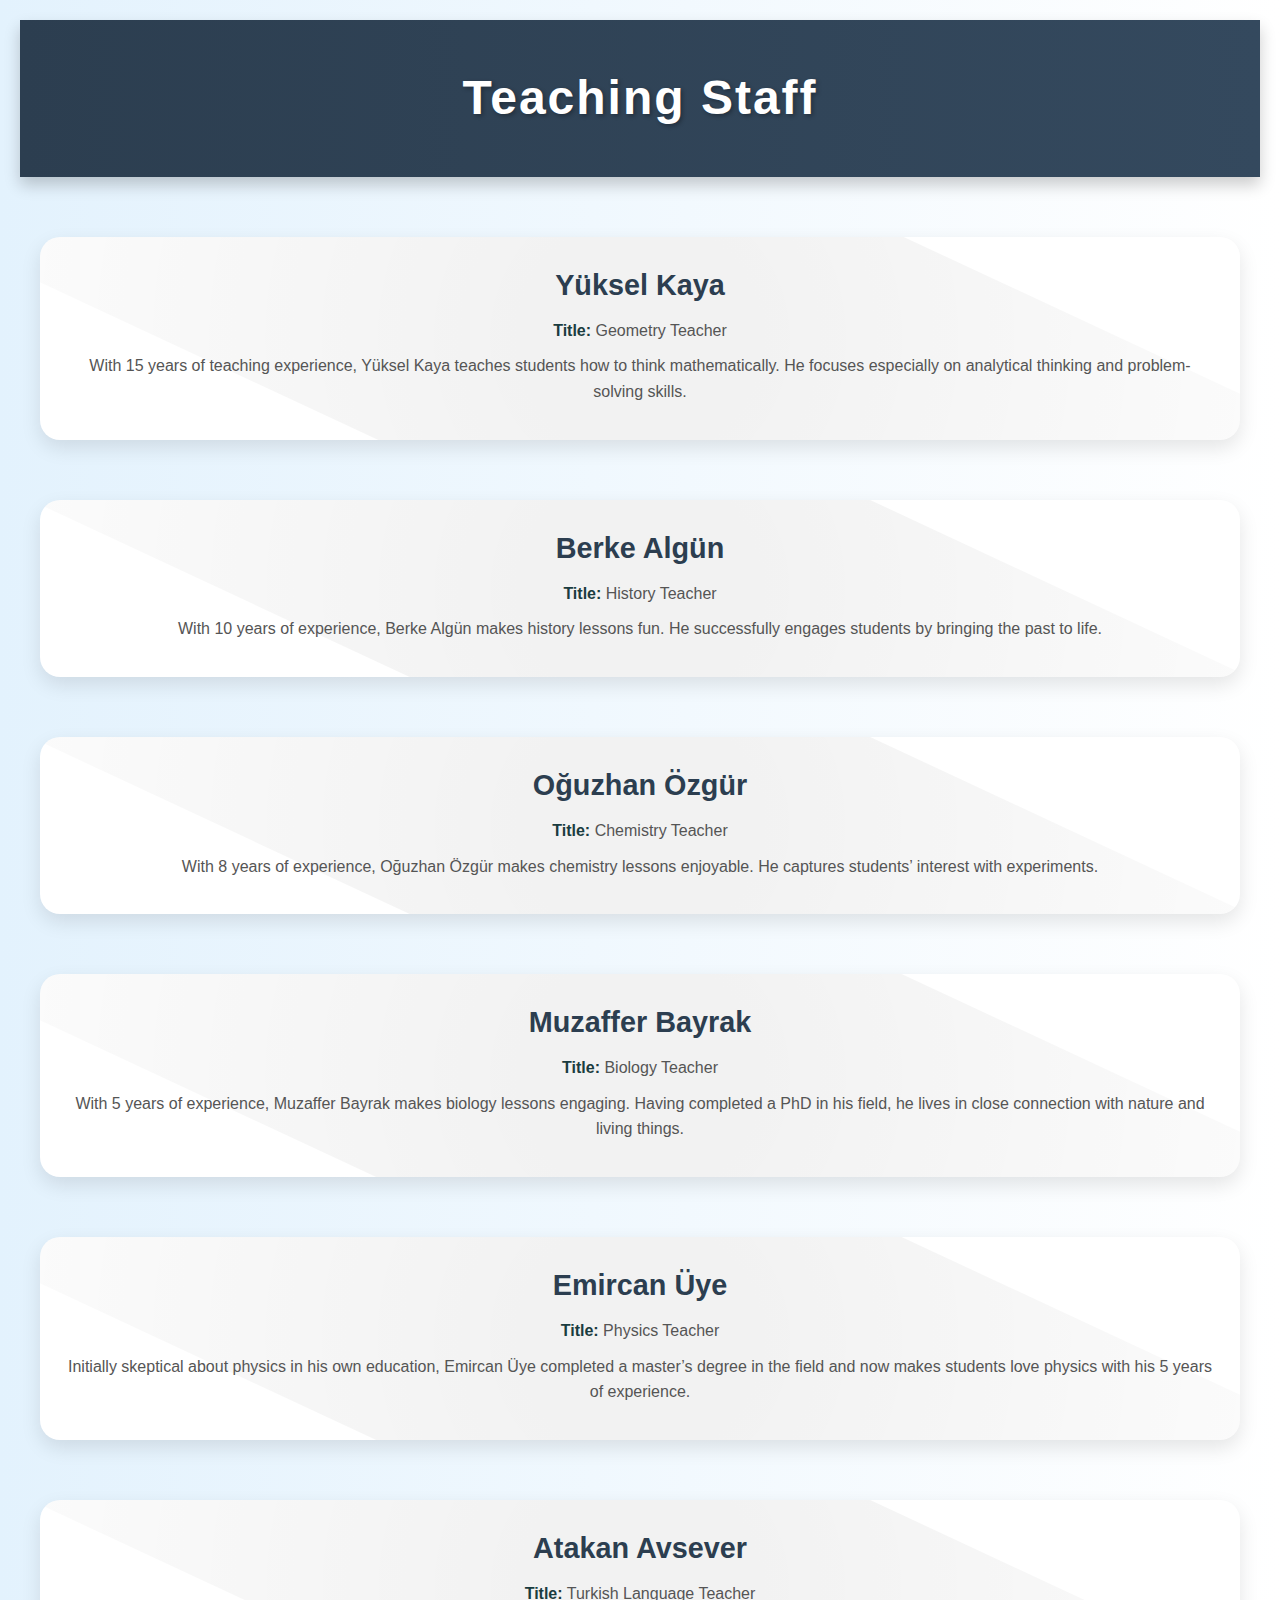
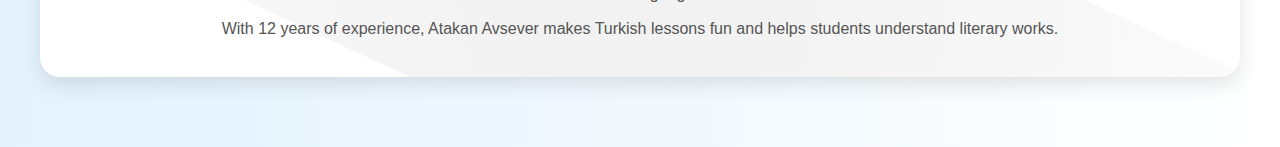
<file: egitim-kadrosu.html>
<!DOCTYPE html>
<html lang="en">
<head>
    <meta charset="UTF-8">
    <meta name="viewport" content="width=device-width, initial-scale=1.0">
    <title>Teaching Staff</title>
    <link rel="stylesheet" href="egitim-kadrosu.css">
</head>
<body>
    <header>
        <h1>Teaching Staff</h1>
    </header>    

    <section class="kadro">
        <div class="kadro-uyesi">
            <h2>Yüksel Kaya</h2>
            <p><strong>Title:</strong> Geometry Teacher</p>
            <p>With 15 years of teaching experience, Yüksel Kaya teaches students how to think mathematically. He focuses especially on analytical thinking and problem-solving skills.</p> 
        </div>

        <div class="kadro-uyesi">
            <h2>Berke Algün</h2>
            <p><strong>Title:</strong> History Teacher</p>
            <p>With 10 years of experience, Berke Algün makes history lessons fun. He successfully engages students by bringing the past to life.</p>
        </div>

        <div class="kadro-uyesi">
            <h2>Oğuzhan Özgür</h2>
            <p><strong>Title:</strong> Chemistry Teacher</p>
            <p>With 8 years of experience, Oğuzhan Özgür makes chemistry lessons enjoyable. He captures students’ interest with experiments.</p>
        </div>

        <div class="kadro-uyesi">
            <h2>Muzaffer Bayrak</h2>
            <p><strong>Title:</strong> Biology Teacher</p>
            <p>With 5 years of experience, Muzaffer Bayrak makes biology lessons engaging. Having completed a PhD in his field, he lives in close connection with nature and living things.</p>
        </div>
    
        <div class="kadro-uyesi">
            <h2>Emircan Üye</h2>
            <p><strong>Title:</strong> Physics Teacher</p>
            <p>Initially skeptical about physics in his own education, Emircan Üye completed a master’s degree in the field and now makes students love physics with his 5 years of experience.</p>
        </div>

        <div class="kadro-uyesi">
            <h2>Atakan Avsever</h2>
            <p><strong>Title:</strong> Turkish Language Teacher</p>
            <p>With 12 years of experience, Atakan Avsever makes Turkish lessons fun and helps students understand literary works.</p>
        </div>
    </section>
</body>
</html>
</file>
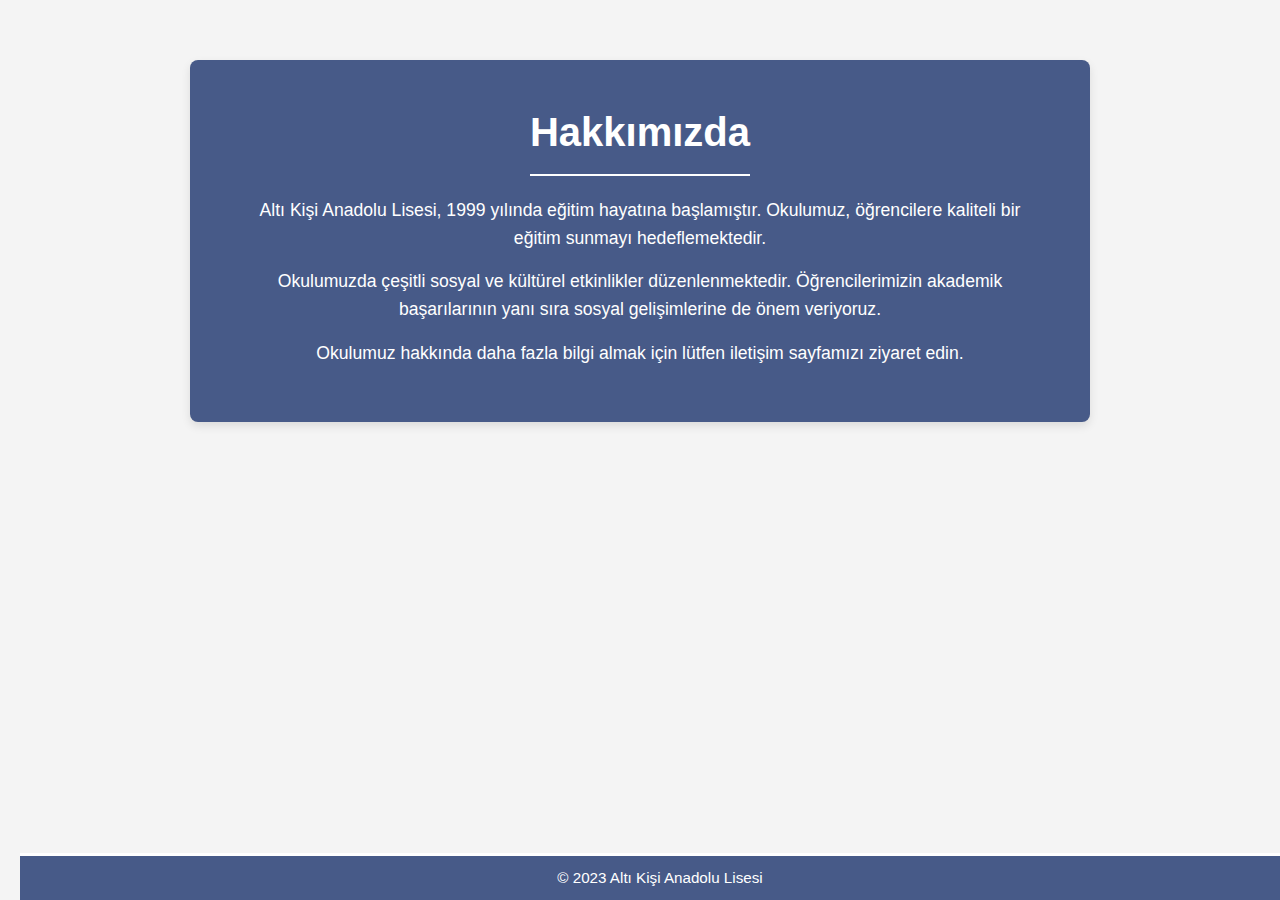
<file: hakkimizda.html>
<!DOCTYPE html>
<html lang="en">
<head>
    <meta charset="UTF-8">
    <meta name="viewport" content="width=device-width, initial-scale=1.0">
    <title>Document</title>
    <link rel="stylesheet" href="hakkimizda.css">
</head>
<body>
<header>
    <h1>Hakkımızda</h1>
    <p>Altı Kişi Anadolu Lisesi, 1999 yılında eğitim hayatına başlamıştır. Okulumuz, öğrencilere kaliteli bir eğitim sunmayı hedeflemektedir.</p>
    <p>Okulumuzda çeşitli sosyal ve kültürel etkinlikler düzenlenmektedir. Öğrencilerimizin akademik başarılarının yanı sıra sosyal gelişimlerine de önem veriyoruz.</p>
    <p>Okulumuz hakkında daha fazla bilgi almak için lütfen iletişim sayfamızı ziyaret edin.</p>
</header>
    <footer>
        <p>&copy; 2023 Altı Kişi Anadolu Lisesi</p>
    </footer>
</body>
</html>
</file>
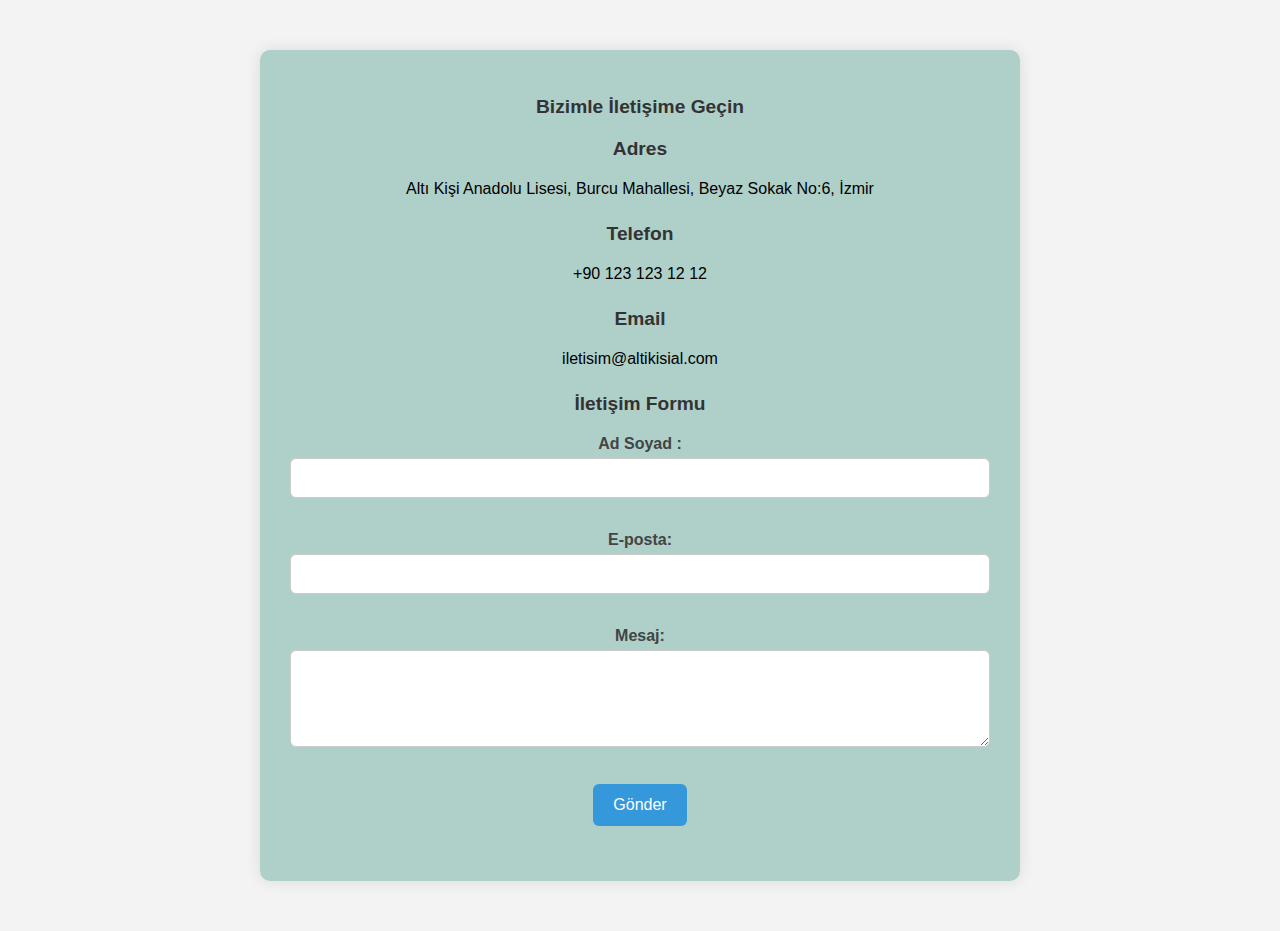
<file: iletisim.html>
<!DOCTYPE html>
<html lang="en">
<head>
    <meta charset="UTF-8">
    <meta name="viewport" content="width=device-width, initial-scale=1.0">
    <title>Document</title>
    <link rel="stylesheet" href="iletisim.css">
</head>
<body>
    <main>
     <h2>Bizimle İletişime Geçin</h2>

    <section>
    <h3>Adres</h3>
    <p>Altı Kişi Anadolu Lisesi, Burcu Mahallesi, Beyaz Sokak No:6, İzmir</p>
    </section>

    <section>
    <h3>Telefon</h3>
    <p>+90 123 123 12 12</p>
    </section>

    <section>
    <h3>Email</h3>
    <p>iletisim@altikisial.com</p>
    </section>

    <section>
    <h3>İletişim Formu</h3>
    <form action="send.message.php" method="post">
        <label for ="ad-soyad" > Ad Soyad :</label>
        <input type="text" id="ad-soyad" name="ad-soyad" required><br><br>
        <label for="email">E-posta:</label>
        <input type="email" id="email" name="email" required><br><br>
        <label for="mesaj">Mesaj:</label>
        <textarea id="mesaj" name="mesaj" rows="5" cols="30" required></textarea><br><br>
        <button type="submit">Gönder</button>
    </form>
    </section>
    </main>
</body>
</html>
</file>
<file: egitim-kadrosu.css>
* {
    margin: 0;
    padding: 0;
    box-sizing: border-box;
}

body {
    font-family: 'Segoe UI', Tahoma, Geneva, Verdana, sans-serif;
    background: linear-gradient(to right, #e3f2fd, #ffffff);
    color: #333;
    padding: 20px;
    line-height: 1.6;
}

header {
    text-align: center;
    background: linear-gradient(to right, #2C3E50, #34495E);
    color: white;
    padding: 40px 20px;
    margin-bottom: 40px;
    box-shadow: 0 8px 15px rgba(0, 0, 0, 0.2);
}

header h1 {
    font-size: 3em;
    letter-spacing: 2px;
    text-shadow: 2px 2px 4px rgba(0,0,0,0.3);
}

/*egitimkadrosu*/
.kadro {
    display: flex;
    flex-wrap: wrap;
    gap: 30px;
    justify-content: center;
}

/*kart */
.kadro-uyesi {
    background: white;
    border-radius: 20px;
    box-shadow: 0 8px 20px rgba(0, 0, 0, 0.1);
    width: 300px;
    text-align: center;
    padding: 25px;
    transition: all 0.4s ease;
    position: relative;
    overflow: hidden;
}

.kadro-uyesi:hover {
    transform: scale(1.05);
    box-shadow: 0 10px 25px rgba(0, 0, 0, 0.3);
    background: linear-gradient(to top, #bedad4, #f0ffff);
}

.kadro-uyesi::before {
    content: '';
    position: absolute;
    top: -50%;
    left: -50%;
    width: 200%;
    height: 200%;
    background: radial-gradient(circle, rgba(0,0,0,0.05) 10%, transparent 70%);
    transform: rotate(25deg);
    z-index: 0;
}

.kadro-uyesi img {
    width: 120px;
    height: 120px;
    border-radius: 50%;
    object-fit: cover;
    margin-bottom: 15px;
    border: 4px solid #2C3E50;
    transition: transform 0.4s;
}

.kadro-uyesi:hover img {
    transform: rotate(5deg) scale(1.1);
}

.kadro-uyesi h2 {
    font-size: 1.8em;
    color: #2C3E50;
    margin-bottom: 10px;
    z-index: 1;
    position: relative;
}

.kadro-uyesi p {
    font-size: 1em;
    color: #555;
    margin-bottom: 10px;
    z-index: 1;
    position: relative;
}

.kadro-uyesi strong {
    color: #1a3c40;
    font-weight: bold;
}


footer {
    background: #2C3E50;
    color: white;
    text-align: center;
    padding: 20px;
    margin-top: 60px;
    font-size: 0.95em;
    box-shadow: 0 -4px 10px rgba(0, 0, 0, 0.1);
}

/*responsive*/
@media (max-width: 768px) {
    header h1 {
        font-size: 2.2em;
    }

    .kadro-uyesi {
        width: 90%;
        max-width: 340px;
    }
}

@media (max-width: 480px) {
    header h1 {
        font-size: 1.8em;
    }

    .kadro-uyesi h2 {
        font-size: 1.5em;
    }

    .kadro-uyesi p {
        font-size: 0.9em;
    }
}

.kadro {
    column-count: 2;
    column-gap: 30px;
    padding: 20px;
}

.kadro-uyesi {
    display: inline-block;
    width: 100%;
    margin: 0 0 30px;
}
</file>
<file: hakkimizda.css>
* {
    margin: 0;
    padding: 0;
    box-sizing: border-box;
}


body {
    font-family: 'Arial', sans-serif;
    background-color: #f4f4f4;
    line-height: 1.6;
    color: #333;
    padding: 20px;
}


header {
    background: rgb(71, 90, 136); 
    color: white;
    padding: 40px 20px;
    border-radius: 8px;
    box-shadow: 0 4px 10px rgba(0,0,0,0.1);
    text-align: center;
    max-width: 900px;
    margin: 40px auto; 
}


header h1 {
    font-size: 2.5em;
    margin-bottom: 20px;
    border-bottom: 2px solid white;
    display: inline-block;
    padding-bottom: 10px;
}

/*paragraf*/
header p {
    font-size: 1.1em;
    margin-bottom: 15px;
    max-width: 800px;
    margin-left: auto;
    margin-right: auto;
}

/*footer*/
footer {
    background: rgb(71, 90, 136);
    color: white;
    text-align: center;
    padding: 15px;
    margin-top: 50px;
    border-top: 3px solid #fff;
    font-size: 0.95em;
}


footer {
    background: rgb(71, 90, 136);
    color: white;
    text-align: center;
    padding: 10px;
    position: absolute;
    bottom: 0;
    width: 100%;
}

footer p {
    font-size: 1em;
}

/*responsive*/
@media (max-width: 768px) {
    header h1 {
        font-size: 2em;
    }

    header p {
        font-size: 1em;
    }

    footer {
        font-size: 0.85em;
    }
}
</file>
<file: iletisim.css>
body {
    font-family: Arial, sans-serif;
    background-color: #f3f3f3;
    margin: 0;
    padding: 0;
    text-align: center;
}

main {
    max-width: 700px;
    margin: 50px auto;
    background-color: #afcfc9;
    padding: 30px;
    border-radius: 10px;
    box-shadow: 0 0 15px rgba(0,0,0,0.1);
}

h2, h3 {
    color: #333;
    margin-bottom: 20px;
    font-size: larger;
}

section {
    margin-bottom: 25px;
}

label {
    display: block;
    margin-bottom: 5px;
    font-weight: bold;
    color: #444;
}

input, textarea {
    width: 100%;
    padding: 10px;
    border: 1px solid #ccc;
    border-radius: 6px;
    box-sizing: border-box;
    margin-bottom: 15px;
    font-size: 1em;
}

button {
    background-color: #3498db;
    color: white;
    border: none;
    padding: 12px 20px;
    border-radius: 6px;
    cursor: pointer;
    font-size: 1em;
}

button:hover {
    background-color: #2980b9;
}
</file>
